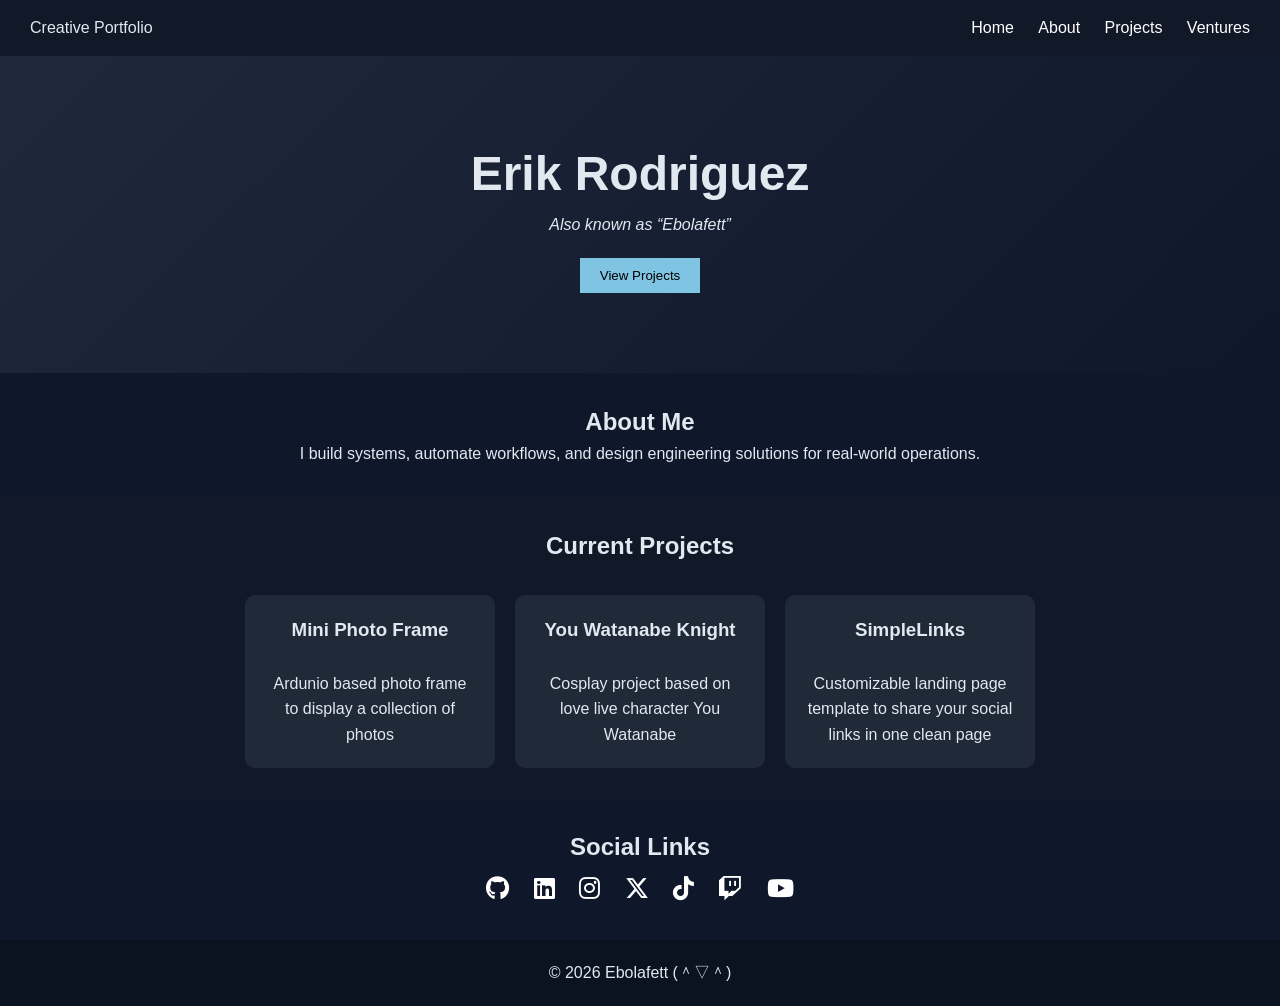
<file: index.html>
<!DOCTYPE html>
<html lang="en">
<head>
  <meta charset="UTF-8" />
  <meta name="viewport" content="width=device-width, initial-scale=1.0"/>
  <title>Creative Portfolio</title>

  <link rel="stylesheet" href="style.css">

  <link rel="stylesheet" href="https://cdnjs.cloudflare.com/ajax/libs/font-awesome/6.7.2/css/all.min.css">
</head>

<body>

  <!-- NAVBAR -->
  <header class="navbar">
    <div class="logo">Creative Portfolio</div>

    <nav id="nav">
      <a href="index.html">Home</a>
      <a href="about.html">About</a>
      <a href="projects.html">Projects</a>
      <a href="ventures.html">Ventures</a>
    </nav>

    <div class="menu-btn" onclick="toggleMenu()">
      ☰
    </div>
  </header>

  <!-- HERO -->
  <section id="home" class="hero">
    <h1>Erik Rodriguez</h1>
    <p><i>Also known as “Ebolafett”</i></p>
    <button onclick="scrollToSection('projects')">View Projects</button>
  </section>

  <!-- ABOUT -->
  <section id="about" class="section">
    <h2>About Me</h2>
    <p>
      I build systems, automate workflows, and design engineering solutions for real-world operations.
    </p>
  </section>

  <!-- CURRENT PROJECTS -->
  <section id="projects" class="section dark">
    <h2>Current Projects</h2>

    <div class="grid">
      <div class="card">
        <h3>Mini Photo Frame</h3>
        <p><br>Ardunio based photo frame to display a collection of photos</p>
      </div>

      <div class="card">
        <h3>You Watanabe Knight</h3>
        <p><br>Cosplay project based on love live character You Watanabe</p>
      </div>

      <div class="card">
        <h3>SimpleLinks</h3>
        <p><Br>Customizable landing page template to share your social links in one clean page</p>
      </div>
    </div>
  </section>

 <!-- CONTACT -->
    <section id="contact" class="section">
      <h2>Social Links</h2>
      <div class="icons">
        <a href="https://github.com/Ebolafett" class="social-icon" target="_blank"> 
          <i class="fa-brands fa-github"></i></a>
        <a href="https://www.linkedin.com/in/erik0109/" class="social-icon" target="_blank">
          <i class="fa-brands fa-linkedin"></i></a>
        <a href="https://www.instagram.com/ebolafett" class="social-icon" target="_blank">
          <i class="fa-brands fa-instagram"></i></a>
        <a href="https://x.com/ebolafett" class="social-icon" target="_blank">
          <i class="fa-brands fa-x-twitter"></i></a>
        <a href="https://www.tiktok.com/@ebolafett" class="social-icon" target="_blank">
          <i class="fa-brands fa-tiktok"></i></a>
        <a href="https://www.twitch.tv/ebolafett" class="social-icon" target="_blank">
          <i class="fa-brands fa-twitch"></i></a>
        <a href="https://www.youtube.com/@ebolafett" class="social-icon" target="_blank">
          <i class="fa-brands fa-youtube"></i></a>
      </div>
    </section>
  
  <!-- FOOTER -->
  <footer>
    <p>© 2026 Ebolafett (＾▽＾)</p>
  </footer>

  <!-- Your JS -->
  <script src="script.js"></script>
</body>
</html>
</file>
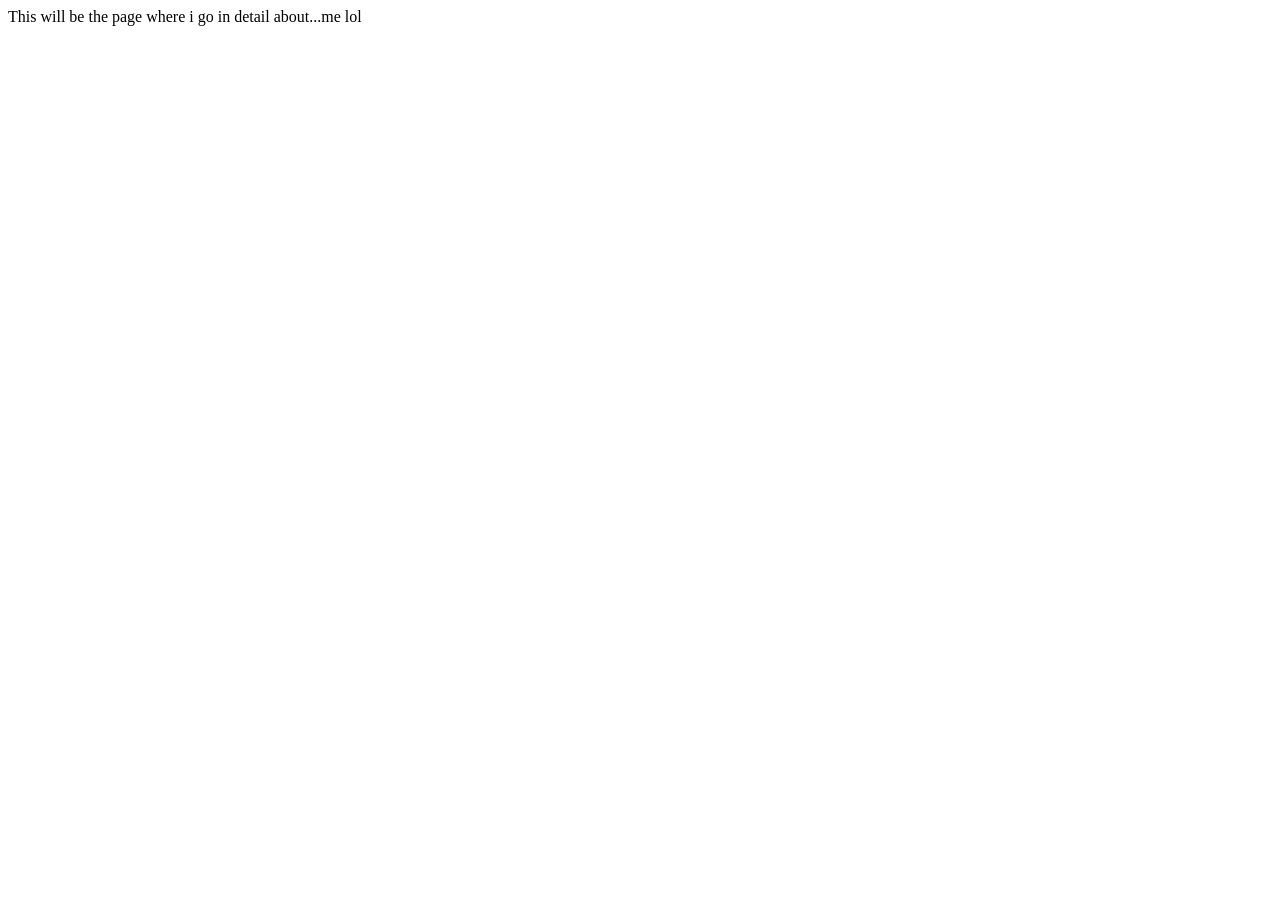
<file: about.html>
<html lang="en">
<head>
    <meta charset="UTF-8">
    <meta name="viewport" content="width=device-width, initial-scale=1.0">
    <title>About</title>
</head>
<body>
    <h>This will be the page where i go in detail about...me lol</h>
</body>
</html>
</file>
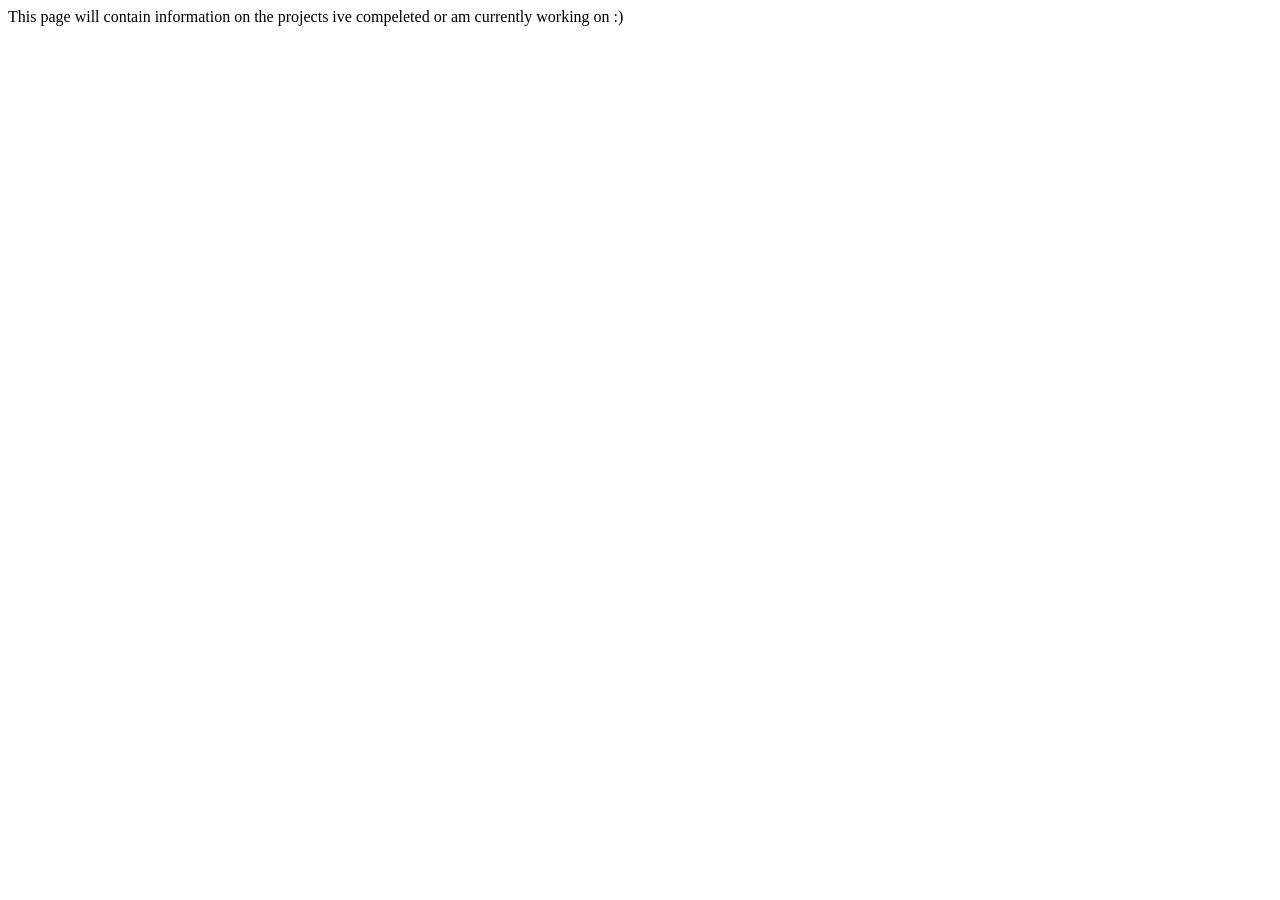
<file: projects.html>
<html lang="en">
<head>
    <meta charset="UTF-8">
    <meta name="viewport" content="width=device-width, initial-scale=1.0">
    <title>Projects</title>
</head>
<body>
    <H>This page will contain information on the projects ive compeleted or am currently working on :) </H>
</body>
</html>
</file>
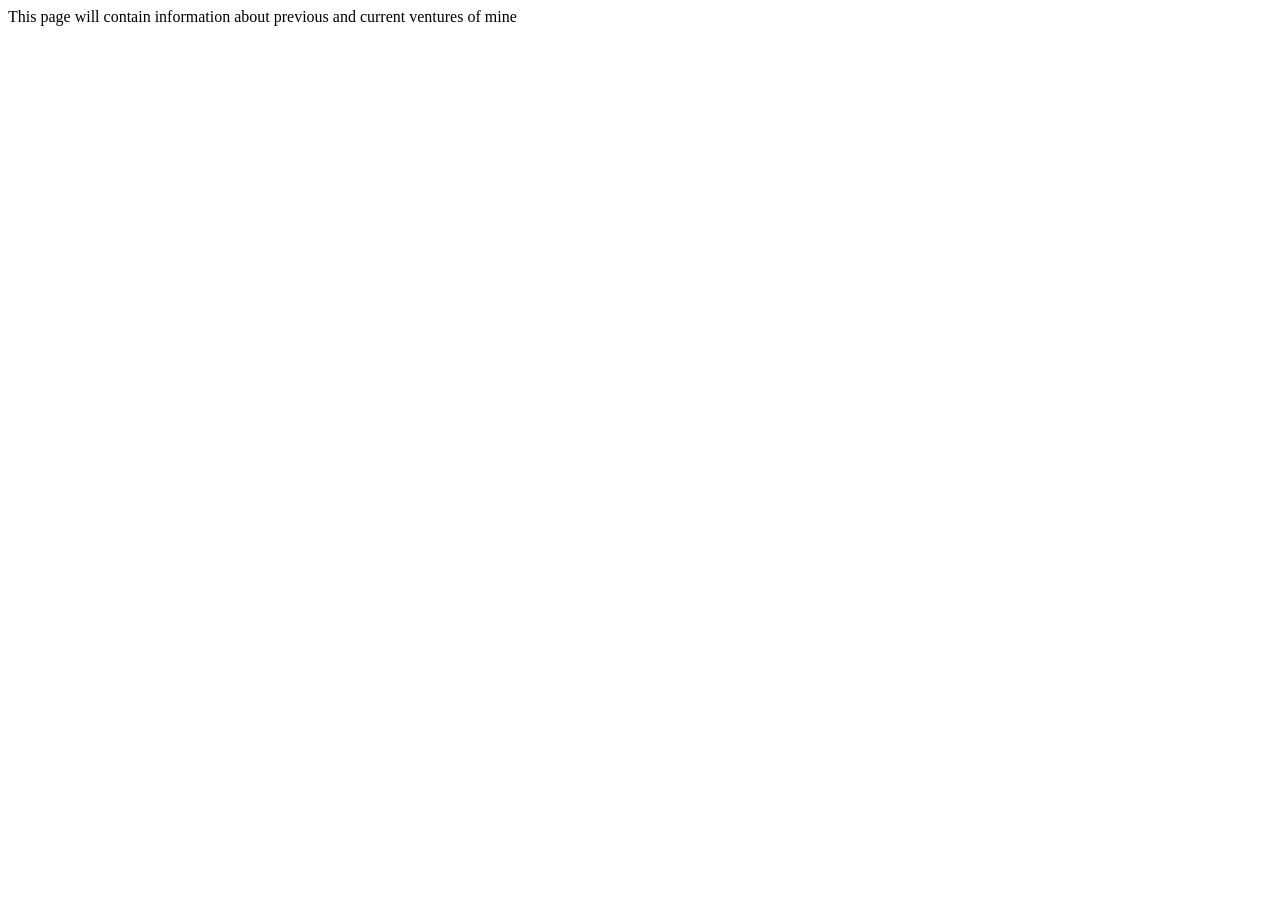
<file: ventures.html>
<html lang="en">
<head>
    <meta charset="UTF-8">
    <meta name="viewport" content="width=device-width, initial-scale=1.0">
    <title>Projects</title>
</head>
<body>
    <H>This page will contain information about previous and current ventures of mine </H>
</body>
</html>
</file>
<file: style.css>
/* GLOBAL */
* {
  margin: 0;
  padding: 0;
  box-sizing: border-box;
  font-family: Arial, sans-serif;
}

body {
  background: #0f172a;
  color: #e2e8f0;
  line-height: 1.6;
}

/* NAVBAR */
.navbar {
  display: flex;
  justify-content: space-between;
  align-items: center;
  padding: 15px 30px;
  background: #111827;
  position: sticky;
  top: 0;
}

.navbar a {
  color: white;
  text-decoration: none;
  margin-left: 20px;
}

.menu-btn {
  display: none;
  cursor: pointer;
  font-size: 24px;
}

/* HERO */
.hero {
  text-align: center;
  padding: 80px 20px;
  background: linear-gradient(135deg, #1e293b, #0f172a);
}

.hero h1 {
  font-size: 48px;
}

.hero button {
  margin-top: 20px;
  padding: 10px 20px;
  border: none;
  background: #7fc4e2;
  cursor: pointer;
}

/* SECTIONS */
.section {
  padding: 30px 20px;
  text-align: center;
}

.section.dark {
  background: #111827;
}

/* GRID */
.grid {
  display: flex;
  justify-content: center;
  gap: 20px;
  flex-wrap: wrap;
  margin-top: 30px;
}

.card {
  background: #1f2937;
  padding: 20px;
  width: 250px;
  border-radius: 10px;
}

/* ICONS */
.icons i {
  font-size: 24px;
  margin: 10px;
  cursor: pointer;
}

/* FOOTER */
footer {
  text-align: center;
  padding: 20px;
  background: #0b1220;
}

/* MOBILE */
@media (max-width: 768px) {
  nav {
    display: none;
    flex-direction: column;
    background: #111827;
    position: absolute;
    right: 0;
    top: 60px;
    padding: 20px;
  }

  nav.active {
    display: flex;
  }

  .menu-btn {
    display: block;
  }
}

/* social icons */

.social-icon {
  color: white;
  text-decoration: none;
}

.social-icon:visited {
  color: white;
}

.social-icon:hover {
  color: white;
}

.social-icon:active {
  color: white;
}

.social-icon i {
  color: white;
}
</file>
